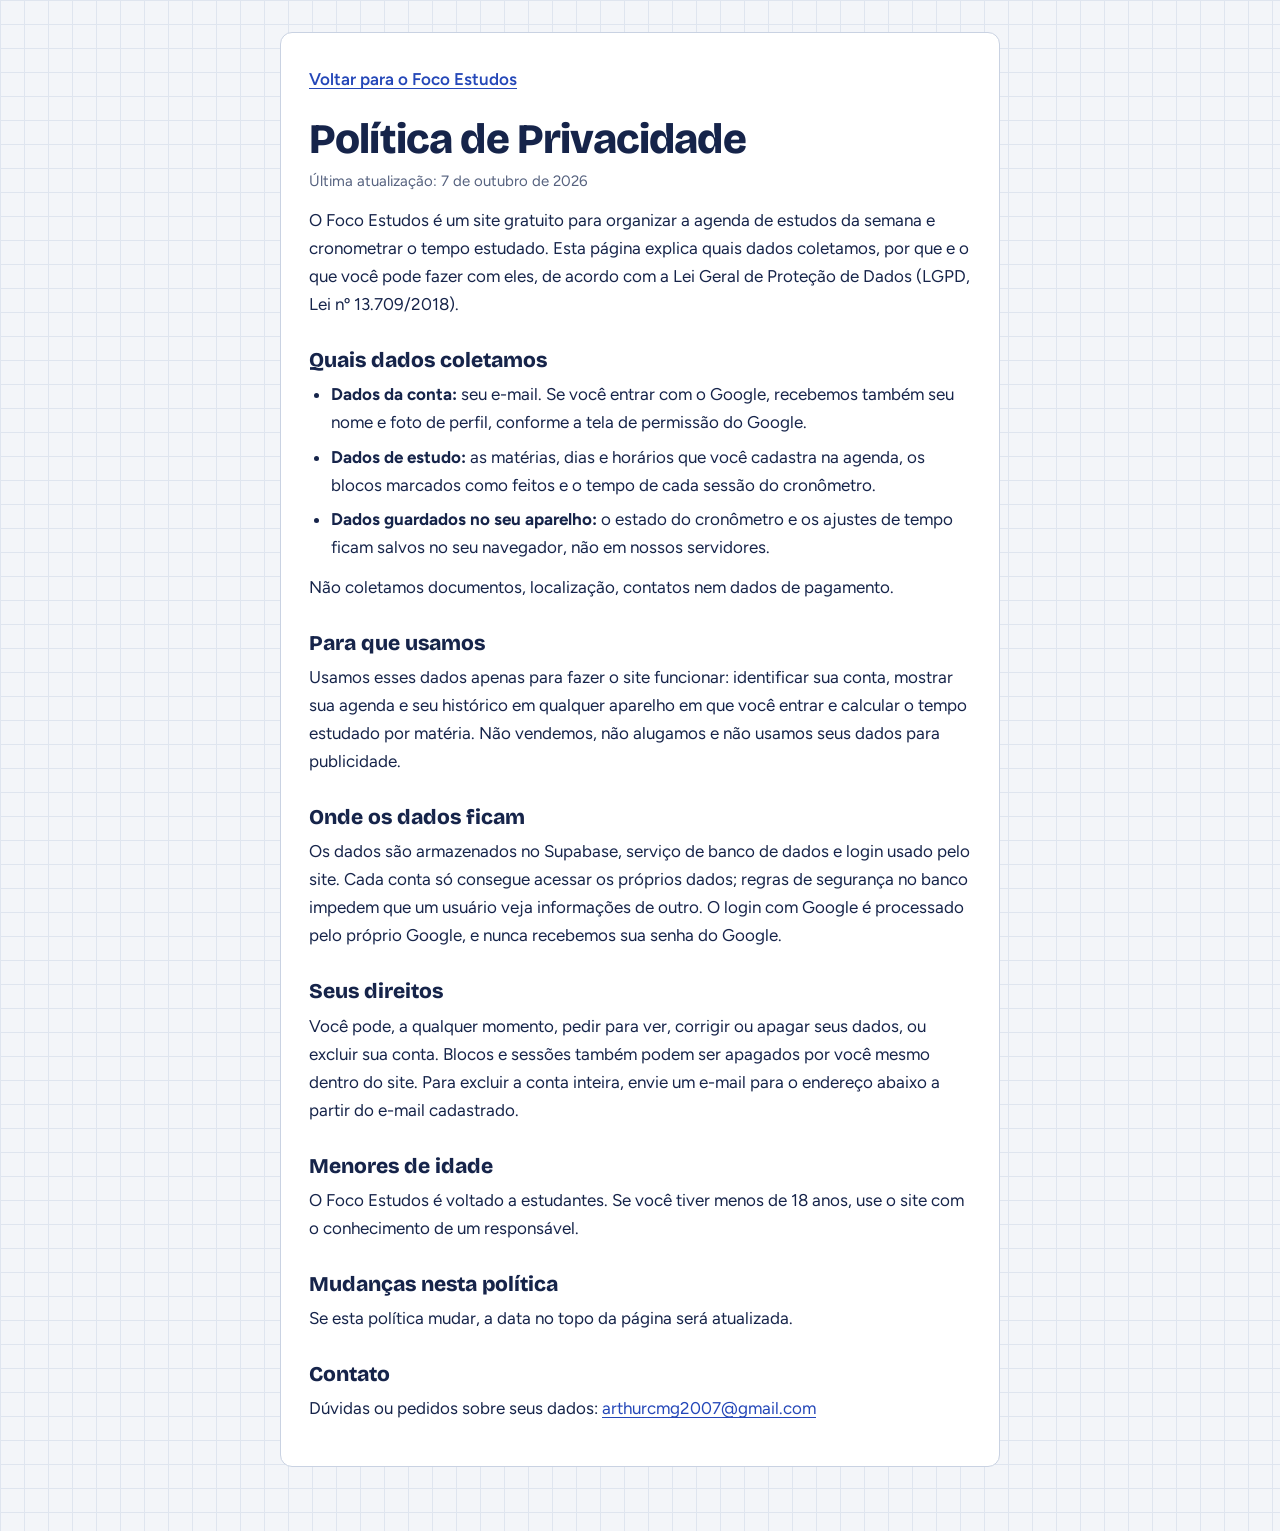
<file: privacidade/index.html>
<!DOCTYPE html>
<html lang="pt-BR">
<head>
<meta charset="UTF-8">
<meta name="viewport" content="width=device-width, initial-scale=1, viewport-fit=cover">
<title>Política de Privacidade | Foco Estudos</title>
<link rel="preconnect" href="https://fonts.googleapis.com">
<link rel="preconnect" href="https://fonts.gstatic.com" crossorigin>
<link href="https://fonts.googleapis.com/css2?family=Bricolage+Grotesque:opsz,wght@12..96,600;12..96,800&family=Figtree:wght@400;500;600&display=swap" rel="stylesheet">
<link rel="stylesheet" href="style (1).css">
</head>
<body>
<main>
  <a class="back" href="/principal/index.html">Voltar para o Foco Estudos</a>
  <h1>Política de Privacidade</h1>
  <p class="muted">Última atualização: 7 de outubro de 2026</p>

  <p>O Foco Estudos é um site gratuito para organizar a agenda de estudos da semana e cronometrar o tempo estudado. Esta página explica quais dados coletamos, por que e o que você pode fazer com eles, de acordo com a Lei Geral de Proteção de Dados (LGPD, Lei nº 13.709/2018).</p>

  <h2>Quais dados coletamos</h2>
  <ul>
    <li><strong>Dados da conta:</strong> seu e-mail. Se você entrar com o Google, recebemos também seu nome e foto de perfil, conforme a tela de permissão do Google.</li>
    <li><strong>Dados de estudo:</strong> as matérias, dias e horários que você cadastra na agenda, os blocos marcados como feitos e o tempo de cada sessão do cronômetro.</li>
    <li><strong>Dados guardados no seu aparelho:</strong> o estado do cronômetro e os ajustes de tempo ficam salvos no seu navegador, não em nossos servidores.</li>
  </ul>
  <p>Não coletamos documentos, localização, contatos nem dados de pagamento.</p>

  <h2>Para que usamos</h2>
  <p>Usamos esses dados apenas para fazer o site funcionar: identificar sua conta, mostrar sua agenda e seu histórico em qualquer aparelho em que você entrar e calcular o tempo estudado por matéria. Não vendemos, não alugamos e não usamos seus dados para publicidade.</p>

  <h2>Onde os dados ficam</h2>
  <p>Os dados são armazenados no Supabase, serviço de banco de dados e login usado pelo site. Cada conta só consegue acessar os próprios dados; regras de segurança no banco impedem que um usuário veja informações de outro. O login com Google é processado pelo próprio Google, e nunca recebemos sua senha do Google.</p>

  <h2>Seus direitos</h2>
  <p>Você pode, a qualquer momento, pedir para ver, corrigir ou apagar seus dados, ou excluir sua conta. Blocos e sessões também podem ser apagados por você mesmo dentro do site. Para excluir a conta inteira, envie um e-mail para o endereço abaixo a partir do e-mail cadastrado.</p>

  <h2>Menores de idade</h2>
  <p>O Foco Estudos é voltado a estudantes. Se você tiver menos de 18 anos, use o site com o conhecimento de um responsável.</p>

  <h2>Mudanças nesta política</h2>
  <p>Se esta política mudar, a data no topo da página será atualizada.</p>

  <h2>Contato</h2>
  <p>Dúvidas ou pedidos sobre seus dados: <a href="mailto:arthurcmg2007@gmail.com">arthurcmg2007@gmail.com</a></p>
</main>
</body>
</html>
</file>
<file: privacidade/style (1).css>
:root{
  --paper:#F3F5F9; --grid:#DFE5EF; --ink:#16244A; --ink-soft:#56627F; --pen:#2447B8; --margin:#E0605A; --card:#FFFFFF; --line:#C9D2E2;
  --display:"Bricolage Grotesque","Segoe UI",system-ui,sans-serif;
  --body:"Figtree","Segoe UI",system-ui,sans-serif;
  box-sizing:border-box;
  padding-top:env(safe-area-inset-top,0px);
  padding-bottom:env(safe-area-inset-bottom,0px);
}
@media (prefers-color-scheme: dark){
  :root:not([data-theme="light"]){ --paper:#121A2E; --grid:#1A2440; --ink:#E6ECF8; --ink-soft:#9AA6C2; --pen:#82A2FF; --margin:#E2726C; --card:#18223A; --line:#2B3756; }
}
:root[data-theme="dark"]{ --paper:#121A2E; --grid:#1A2440; --ink:#E6ECF8; --ink-soft:#9AA6C2; --pen:#82A2FF; --margin:#E2726C; --card:#18223A; --line:#2B3756; }
*,*::before,*::after{box-sizing:inherit}
body{
  margin:0;color:var(--ink);font-family:var(--body);font-size:17px;line-height:1.65;
  background-color:var(--paper);
  background-image:linear-gradient(var(--grid) 1px,transparent 1px),linear-gradient(90deg,var(--grid) 1px,transparent 1px);
  background-size:24px 24px;
}
main{max-width:720px;margin:32px auto 64px;padding:32px 28px;background:var(--card);border:1.5px solid var(--line);border-radius:12px}
@media (max-width:760px){main{margin:16px 12px 48px;padding:22px 18px}}
h1,h2{font-family:var(--display);line-height:1.15;margin:0}
h1{font-size:clamp(30px,6vw,42px);font-weight:800;letter-spacing:-.02em;margin-bottom:6px}
h2{font-size:21px;font-weight:800;margin:30px 0 8px}
p,ul{margin:0 0 12px}
ul{padding-left:22px}
li{margin-bottom:6px}
.muted{color:var(--ink-soft);font-size:15px}
a{color:var(--pen);text-underline-offset:3px}
a:focus-visible{outline:2.5px solid var(--pen);outline-offset:2px;border-radius:3px}
.back{display:inline-block;margin-bottom:22px;font-weight:600}
</file>
<file: principal/privacidades/style (1).css>
:root {
  --paper: #F3F5F9;
  --grid: #DFE5EF;
  --ink: #16244A;
  --ink-soft: #56627F;
  --pen: #2447B8;
  --margin: #E0605A;
  --card: #FFFFFF;
  --line: #C9D2E2;
  --display: "Bricolage Grotesque", "Segoe UI", system-ui, sans-serif;
  --body: "Figtree", "Segoe UI", system-ui, sans-serif;
  box-sizing: border-box;
  padding-top: env(safe-area-inset-top, 0px);
  padding-bottom: env(safe-area-inset-bottom, 0px);
}

@media (prefers-color-scheme: dark) {
  :root:not([data-theme="light"]) {
    --paper: #121A2E;
    --grid: #1A2440;
    --ink: #E6ECF8;
    --ink-soft: #9AA6C2;
    --pen: #82A2FF;
    --margin: #E2726C;
    --card: #18223A;
    --line: #2B3756;
  }
}

:root[data-theme="dark"] {
  --paper: #121A2E;
  --grid: #1A2440;
  --ink: #E6ECF8;
  --ink-soft: #9AA6C2;
  --pen: #82A2FF;
  --margin: #E2726C;
  --card: #18223A;
  --line: #2B3756;
}

*,
*::before,
*::after {
  box-sizing: inherit
}

body {
  margin: 0;
  color: var(--ink);
  font-family: var(--body);
  font-size: 17px;
  line-height: 1.65;
  background-color: var(--paper);
  background-image: linear-gradient(var(--grid) 1px, transparent 1px), linear-gradient(90deg, var(--grid) 1px, transparent 1px);
  background-size: 24px 24px;
}

main {
  max-width: 720px;
  margin: 32px auto 64px;
  padding: 32px 28px;
  background: var(--card);
  border: 1.5px solid var(--line);
  border-radius: 12px
}

@media (max-width:760px) {
  main {
    margin: 16px 12px 48px;
    padding: 22px 18px
  }
}

h1,
h2 {
  font-family: var(--display);
  line-height: 1.15;
  margin: 0
}

h1 {
  font-size: clamp(30px, 6vw, 42px);
  font-weight: 800;
  letter-spacing: -.02em;
  margin-bottom: 6px
}

h2 {
  font-size: 21px;
  font-weight: 800;
  margin: 30px 0 8px
}

p,
ul {
  margin: 0 0 12px
}

ul {
  padding-left: 22px
}

li {
  margin-bottom: 6px
}

.muted {
  color: var(--ink-soft);
  font-size: 15px
}

a {
  color: var(--pen);
  text-underline-offset: 3px
}

a:focus-visible {
  outline: 2.5px solid var(--pen);
  outline-offset: 2px;
  border-radius: 3px
}

.back {
  display: inline-block;
  margin-bottom: 22px;
  font-weight: 600
}
</file>
